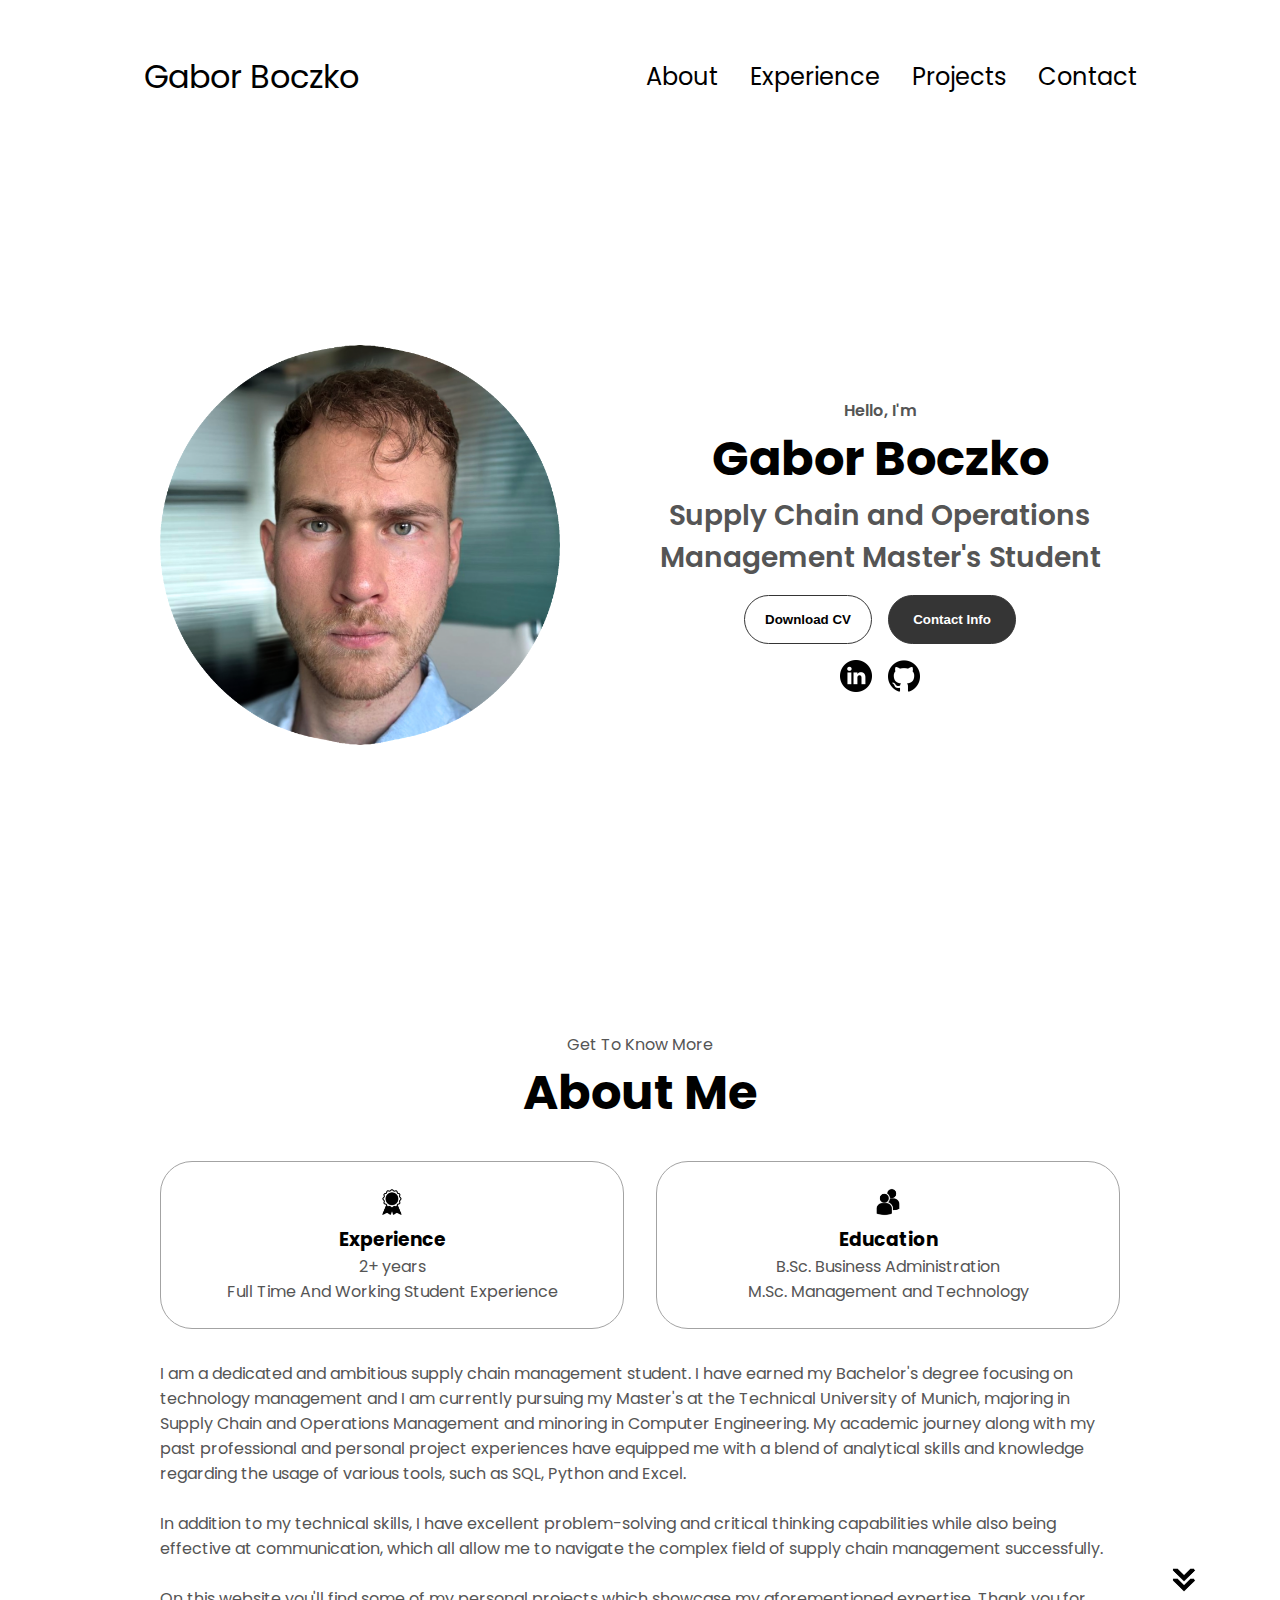
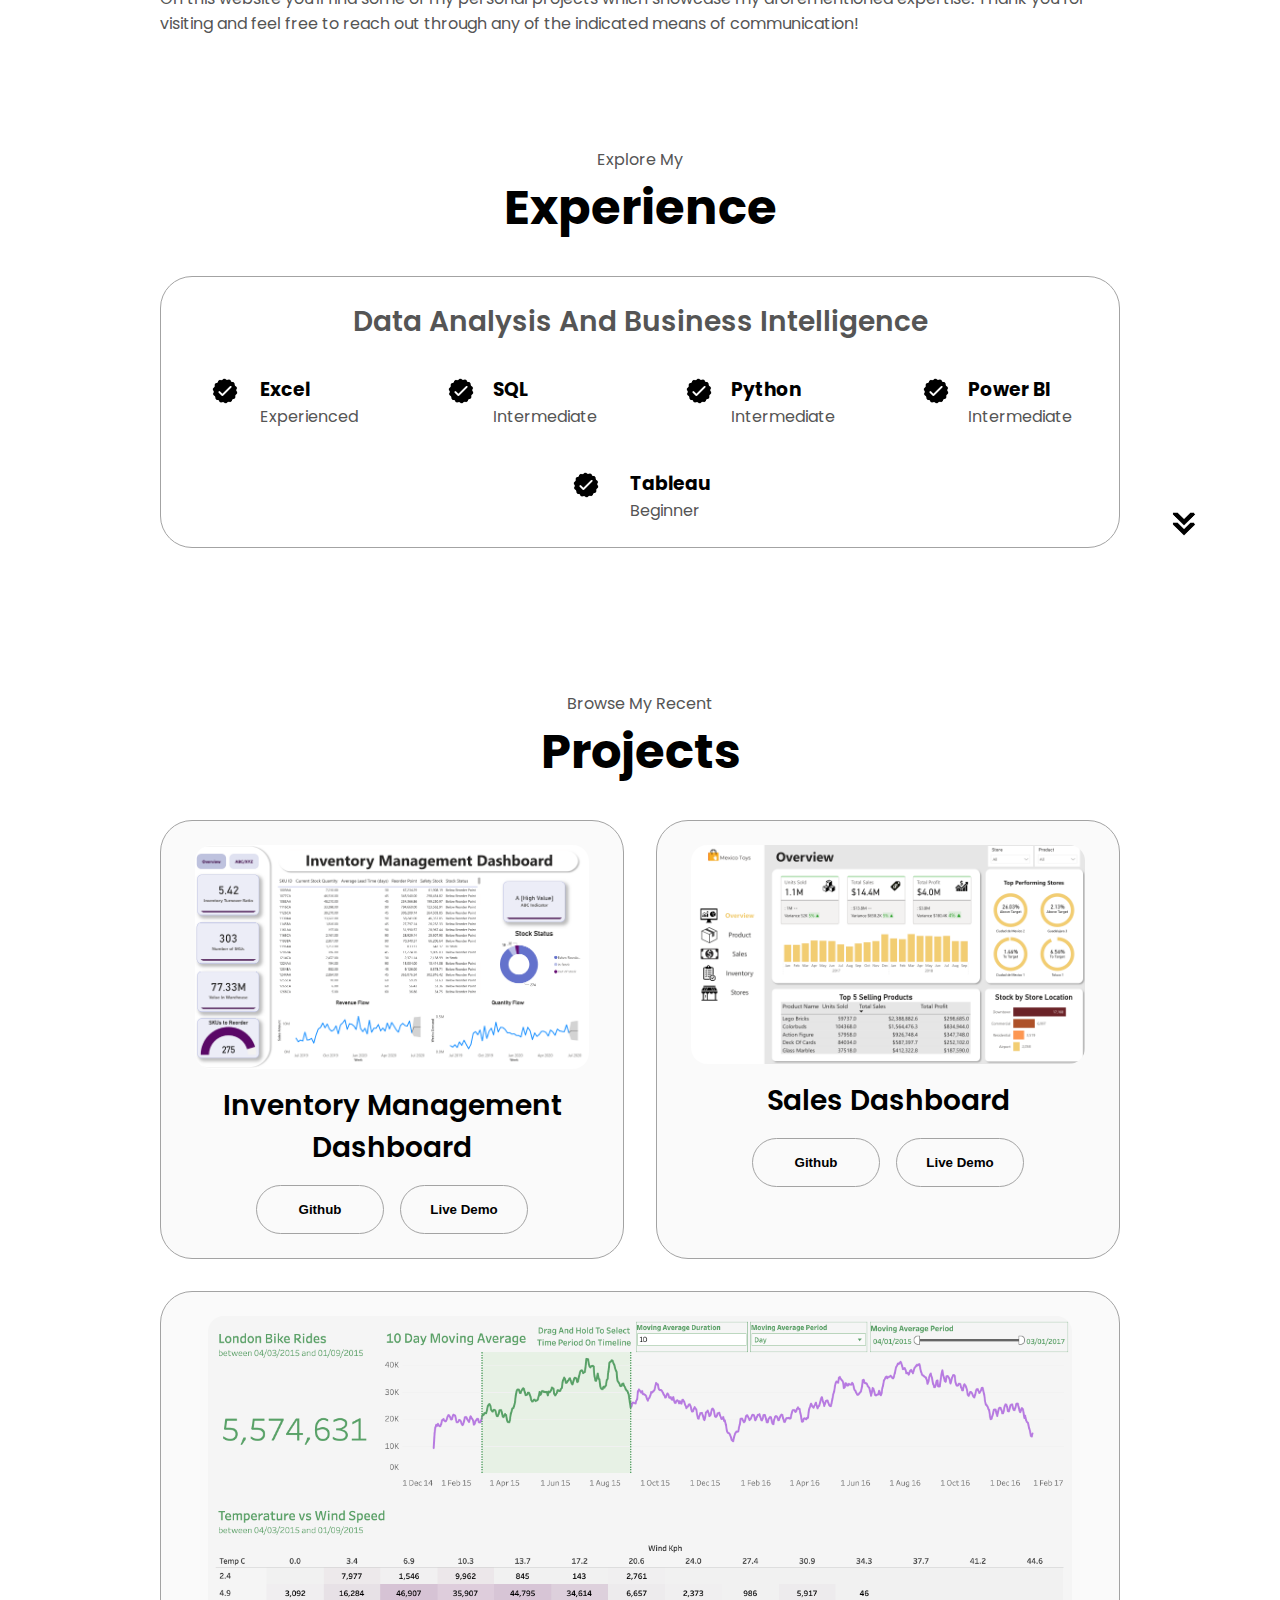
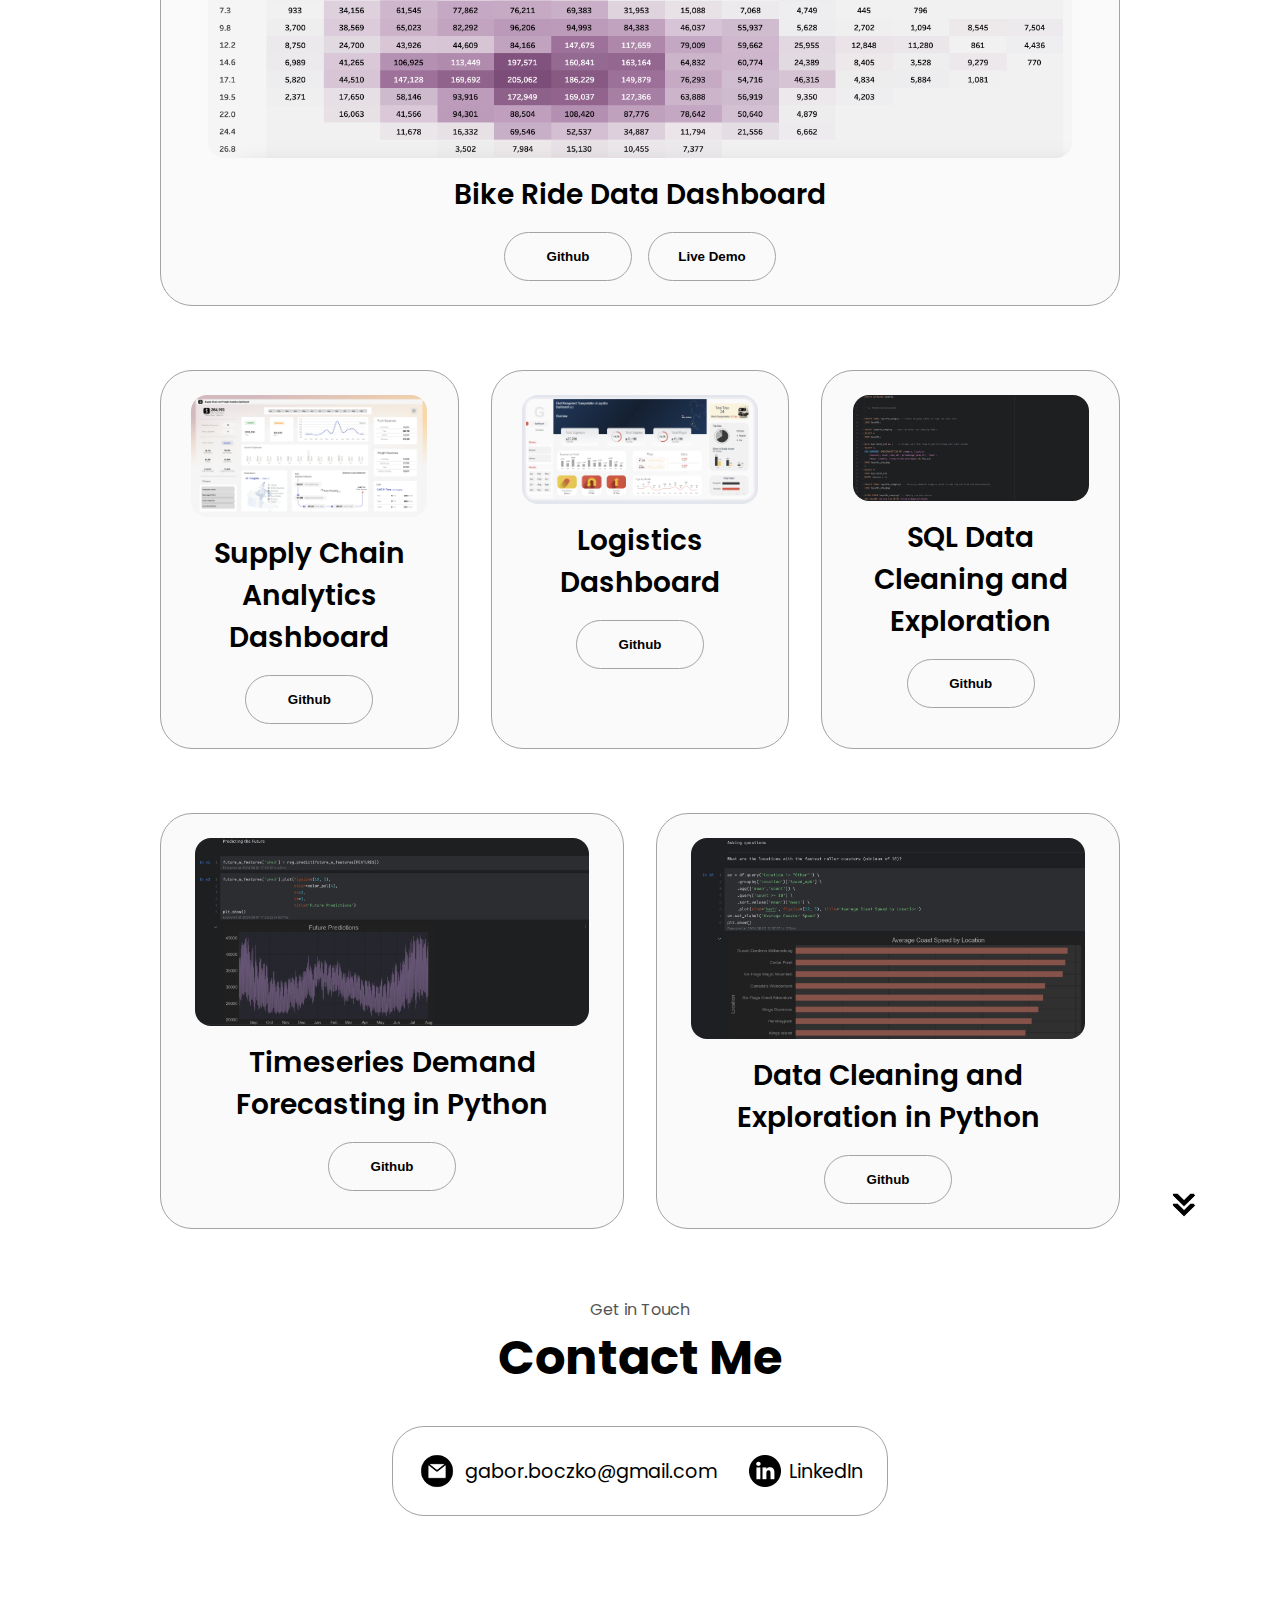
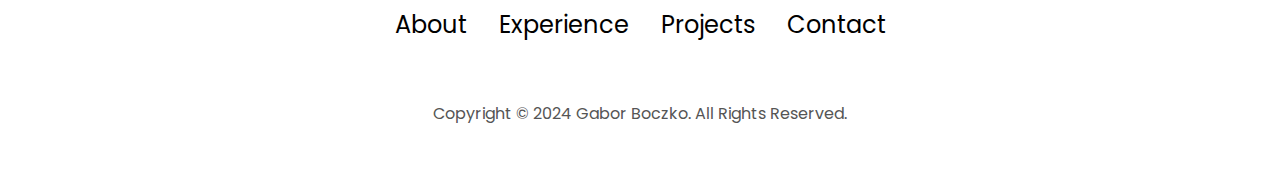
<file: index.html>
<!DOCTYPE html>
<html lang="en">
  <head>
    <meta charset="UTF-8" />
    <meta http-equiv="X-UA-Compatible" content="IE=edge" />
    <meta name="viewport" content="width=device-width, initial-scale=1.0" />
    <title>My Portfolio</title>
    <link rel="stylesheet" href="style.css" />
    <link rel="stylesheet" href="mediaqueries.css" />
  </head>
  <body>
    <nav id="desktop-nav">
      <div class="logo">Gabor Boczko</div>
      <div>
        <ul class="nav-links">
          <li><a href="#about">About</a></li>
          <li><a href="#experience">Experience</a></li>
          <li><a href="#projects">Projects</a></li>
          <li><a href="#contact">Contact</a></li>
        </ul>
      </div>
    </nav>
    <nav id="hamburger-nav">
      <div class="logo">Gabor Boczko</div>
      <div class="hamburger-menu">
        <div class="hamburger-icon" onclick="toggleMenu()">
          <span></span>
          <span></span>
          <span></span>
        </div>
        <div class="menu-links">
          <li><a href="#about" onclick="toggleMenu()">About</a></li>
          <li><a href="#experience" onclick="toggleMenu()">Experience</a></li>
          <li><a href="#projects" onclick="toggleMenu()">Projects</a></li>
          <li><a href="#contact" onclick="toggleMenu()">Contact</a></li>
        </div>
      </div>
    </nav>
    <section id="profile">
      <div class="section__pic-container">
        <img src="./assets/profile-pic.png" alt="Gabor Boczko Profile Picture" />
      </div>
      <div class="section__text">
        <p class="section__text__p1">Hello, I'm</p>
        <h1 class="title">Gabor Boczko</h1>
        <p class="section__text__p2">Supply Chain and Operations Management Master's Student</p>
        <div class="btn-container">
          <button
            class="btn btn-color-2"
            onclick="window.open('./assets/my-resume.pdf')"
          >
            Download CV
          </button>
          <button class="btn btn-color-1" onclick="location.href='#contact'">
            Contact Info
          </button>
        </div>
        <div id="socials-container">
          <img
            src="./assets/linkedin.png"
            alt="My LinkedIn profile"
            class="icon"
            onclick="window.open('https://www.linkedin.com/in/gabor-boczko/')"
          />
          <img
            src="./assets/github.png"
            alt="My Github profile"
            class="icon"
            onclick="window.open('https://github.com/gaborboczko')"
          />
        </div>
      </div>
    </section>
    <section id="about">
      <p class="section__text__p1">Get To Know More</p>
      <h1 class="title">About Me</h1>
      <div class="section-container">
        <div class="about-details-container">
          <div class="about-containers">
            <div class="details-container">
              <img
                src="./assets/experience.png"
                alt="Experience icon"
                class="icon"
              />
              <h3>Experience</h3>
              <p>2+ years <br />Full Time And Working Student Experience</p>
            </div>
            <div class="details-container">
              <img
                src="./assets/education.png"
                alt="Education icon"
                class="icon"
              />
              <h3>Education</h3>
              <p>B.Sc. Business Administration<br />M.Sc. Management and Technology</p>
            </div>
          </div>
          <div class="text-container">
            <p>
              I am a dedicated and ambitious supply chain management student. 
              I have earned my Bachelor's degree focusing on technology management 
              and I am currently pursuing my Master's at the Technical University of Munich, 
              majoring in Supply Chain and Operations Management and minoring in Computer Engineering. 
              My academic journey along with my past professional and personal project experiences 
              have equipped me with a blend of analytical skills and knowledge regarding the usage of 
              various tools, such as SQL, Python and Excel.
              <br />
              <br />
              In addition to my technical skills, I have excellent problem-solving and critical thinking 
              capabilities while also being effective at communication, which all allow me to navigate the complex 
              field of supply chain management successfully.
              <br />
              <br />
              On this website you'll find some of my personal projects which showcase my aforementioned expertise. 
              Thank you for visiting and feel free to reach out through any of the indicated means of communication!
            </p>
          </div>
        </div>
      </div>
      <img
        src="./assets/arrow.png"
        alt="Arrow icon"
        class="icon arrow"
        onclick="location.href='#experience'"
      />
    </section>
    <section id="experience">
      <p class="section__text__p1"><br /><br /><br />Explore My</p>
      <h1 class="title">Experience</h1>
      <div class="experience-details-container">
        <div class="about-containers">
          <div class="details-container">
            <h2 class="experience-sub-title">Data Analysis And Business Intelligence</h2>
            <div class="article-container">
              <article>
                <img
                  src="./assets/checkmark.png"
                  alt="Experience icon"
                  class="icon"
                />
                <div>
                  <h3>Excel</h3>
                  <p>Experienced</p>
                </div>
              </article>
              <article>
                <img
                  src="./assets/checkmark.png"
                  alt="Experience icon"
                  class="icon"
                />
                <div>
                  <h3>SQL</h3>
                  <p>Intermediate</p>
                </div>
              </article>
              <article>
                <img
                  src="./assets/checkmark.png"
                  alt="Experience icon"
                  class="icon"
                />
                <div>
                  <h3>Python</h3>
                  <p>Intermediate</p>
                </div>
              </article>
              <article>
                <img
                  src="./assets/checkmark.png"
                  alt="Experience icon"
                  class="icon"
                />
                <div>
                  <h3>Power BI</h3>
                  <p>Intermediate</p>
                </div>
              </article>
              <article>
                <img
                  src="./assets/checkmark.png"
                  alt="Experience icon"
                  class="icon"
                />
                <div>
                  <h3>Tableau</h3>
                  <p>Beginner</p>
                </div>
              </article>
            </div>
          </div>
        </div>
      </div>
      <img
        src="./assets/arrow.png"
        alt="Arrow icon"
        class="icon arrow"
        onclick="location.href='#projects'"
      />
    </section>
    <section id="projects">
      <p class="section__text__p1"><br /><br /><br />Browse My Recent</p>
      <h1 class="title">Projects</h1>
      <div class="experience-details-container">
        <div class="about-containers">
          <div class="details-container color-container">
            <div class="article-container">
              <img
                src="./assets/project-1.png"
                alt="Inventory Management Dashboard"
                class="project-img"
              />
            </div>
            <h2 class="experience-sub-title project-title">Inventory Management Dashboard</h2>
            <div class="btn-container">
              <button
                class="btn btn-color-2 project-btn"
                onclick="window.open('https://github.com/gaborboczko/inventory_dashboard')"
              >
                Github
              </button>
              <button
                class="btn btn-color-2 project-btn"
                onclick="window.open('./inventory_live.html')"
              >
                Live Demo
              </button>
            </div>
          </div>
          <div class="details-container color-container">
            <div class="article-container">
              <img
                src="./assets/project-2.png"
                alt="Sales Dashboard"
                class="project-img"
              />
            </div>
            <h2 class="experience-sub-title project-title">Sales Dashboard</h2>
            <div class="btn-container">
              <button
                class="btn btn-color-2 project-btn"
                onclick="window.open('https://github.com/gaborboczko/sales_dashboard')"
              >
                Github
              </button>
              <button
                class="btn btn-color-2 project-btn"
                onclick="window.open('./sales_live.html')"
              >
                Live Demo
              </button>
            </div>
          </div>
          <div class="details-container color-container">
            <div class="article-container">
              <img
                src="./assets/project-3.png"
                alt="Bike Ride Data Dashboard"
                class="project-img"
              />
            </div>
            <h2 class="experience-sub-title project-title">Bike Ride Data Dashboard</h2>
            <div class="btn-container">
              <button
                class="btn btn-color-2 project-btn"
                onclick="window.open('https://github.com/gaborboczko/bikes_dashboard')"
              >
                Github
              </button>
              <button
                class="btn btn-color-2 project-btn"
                onclick="window.open('./bikes_live.html')"
              >
                Live Demo
              </button>
            </div>
          </div>
        </div>
      </div>
      <div class="experience-details-container">
        <div class="about-containers">
          <div class="details-container color-container">
            <div class="article-container">
              <img
                src="./assets/project-4.png"
                alt="Supply Chain Analytics Dashboard"
                class="project-img"
              />
            </div>
            <h2 class="experience-sub-title project-title">Supply Chain Analytics Dashboard</h2>
            <div class="btn-container">
              <button
                class="btn btn-color-2 project-btn"
                onclick="window.open('https://github.com/gaborboczko/supply_chain_dashboard')"
              >
                Github
              </button>
            </div>
          </div>
          <div class="details-container color-container">
            <div class="article-container">
              <img
                src="./assets/project-5.png"
                alt="Logistics Dashboard"
                class="project-img"
              />
            </div>
            <h2 class="experience-sub-title project-title">Logistics Dashboard</h2>
            <div class="btn-container">
              <button
                class="btn btn-color-2 project-btn"
                onclick="window.open('https://github.com/gaborboczko/logistics_dashboard')"
              >
                Github
              </button>
            </div>
          </div>
          <div class="details-container color-container">
            <div class="article-container">
              <img
                src="./assets/project-6.png"
                alt="SQL Data Cleaning and Exploration"
                class="project-img"
              />
            </div>
            <h2 class="experience-sub-title project-title">SQL Data Cleaning and Exploration</h2>
            <div class="btn-container">
              <button
                class="btn btn-color-2 project-btn"
                onclick="window.open('https://github.com/gaborboczko/sql_data_cleaning_eda')"
              >
                Github
              </button>
            </div>
          </div>
        </div>
      </div>
      <div class="experience-details-container">
        <div class="about-containers">
          <div class="details-container color-container">
            <div class="article-container">
              <img
                src="./assets/project-7.png"
                alt="Supply Chain Analytics Dashboard"
                class="project-img"
              />
            </div>
            <h2 class="experience-sub-title project-title">Timeseries Demand Forecasting in Python</h2>
            <div class="btn-container">
              <button
                class="btn btn-color-2 project-btn"
                onclick="window.open('https://github.com/gaborboczko/python_predicitve_ml_model')"
              >
                Github
              </button>
            </div>
          </div>
          <div class="details-container color-container">
            <div class="article-container">
              <img
                src="./assets/project-8.png"
                alt="Logistics Dashboard"
                class="project-img"
              />
            </div>
            <h2 class="experience-sub-title project-title">Data Cleaning and Exploration in Python</h2>
            <div class="btn-container">
              <button
                class="btn btn-color-2 project-btn"
                onclick="window.open('https://github.com/gaborboczko/python_data_cleaning_eda')"
              >
                Github
              </button>
            </div>
          </div>
        </div>
      </div>
      <img
        src="./assets/arrow.png"
        alt="Arrow icon"
        class="icon arrow"
        onclick="location.href='#contact'"
      />
    </section>
    <section id="contact">
      <p class="section__text__p1">Get in Touch</p>
      <h1 class="title">Contact Me</h1>
      <div class="contact-info-upper-container">
        <div class="contact-info-container">
          <img
            src="./assets/email.png"
            alt="Email icon"
            class="icon contact-icon email-icon"
          />
          <p><a href="mailto:gabor.boczko@gmail.com">gabor.boczko@gmail.com</a></p>
        </div>
        <div class="contact-info-container">
          <img
            src="./assets/linkedin.png"
            alt="LinkedIn icon"
            class="icon contact-icon"
          />
          <p><a onclick="window.open('https://www.linkedin.com/in/gabor-boczko/')">LinkedIn</a></p>
        </div>
      </div>
    </section>
    <footer>
      <nav>
        <div class="nav-links-container">
          <ul class="nav-links">
            <li><a href="#about">About</a></li>
            <li><a href="#experience">Experience</a></li>
            <li><a href="#projects">Projects</a></li>
            <li><a href="#contact">Contact</a></li>
          </ul>
        </div>
      </nav>
      <p>Copyright &#169; 2024 Gabor Boczko. All Rights Reserved.</p>
    </footer>
    <script src="script.js"></script>
  </body>
</html>
</file>
<file: style.css>
/* GENERAL */

@import url("https://fonts.googleapis.com/css2?family=Poppins:wght@300;400;500;600&display=swap");

* {
  margin: 0;
  padding: 0;
}

body {
  font-family: "Poppins", sans-serif;
}

html {
  scroll-behavior: smooth;
}

p {
  color: rgb(85, 85, 85);
}

/* TRANSITION */

a,
.btn {
  transition: all 300ms ease;
}

/* DESKTOP NAV */

nav,
.nav-links {
  display: flex;
}

nav {
  justify-content: space-around;
  align-items: center;
  height: 17vh;
}

.nav-links {
  gap: 2rem;
  list-style: none;
  font-size: 1.5rem;
}

a {
  color: black;
  text-decoration: none;
  text-decoration-color: white;
}

a:hover {
  color: grey;
  text-decoration: underline;
  text-underline-offset: 1rem;
  text-decoration-color: rgb(181, 181, 181);
}

.logo {
  font-size: 2rem;
}

.logo:hover {
  cursor: default;
}

/* HAMBURGER MENU */

#hamburger-nav {
  display: none;
}

.hamburger-menu {
  position: relative;
  display: inline-block;
}

.hamburger-icon {
  display: flex;
  flex-direction: column;
  justify-content: space-between;
  height: 24px;
  width: 30px;
  cursor: pointer;
}

.hamburger-icon span {
  width: 100%;
  height: 2px;
  background-color: black;
  transition: all 0.3 ease-in-out;
}

.menu-links {
  position: absolute;
  top: 100%;
  right: 0;
  background-color: white;
  width: fit-content;
  max-height: 0;
  overflow: hidden;
  transition: all 0.3 ease-in-out;
}

.menu-links a {
  display: block;
  padding: 10px;
  text-align: center;
  font-size: 1.5rem;
  color: black;
  text-decoration: none;
  transition: all 0.3 ease-in-out;
}

.menu-links li {
  list-style: none;
}

.menu-links.open {
  max-height: 300px;
}

.hamburger-icon.open span:first-child {
  transform: rotate(45deg) translate(10px, 5px);
}

.hamburger-icon.open span:nth-child(2) {
  opacity: 0;
}

.hamburger-icon.open span:last-child {
  transform: rotate(-45deg) translate(10px, -5px);
}

.hamburger-icon span:first-child {
  transform: none;
}

.hamburger-icon span:first-child {
  opacity: 1;
}

.hamburger-icon span:first-child {
  transform: none;
}

/* SECTIONS */

section {
  padding-top: 4vh;
  margin: 0 10rem;
  box-sizing: border-box;
  min-height: fit-content;
}

.section-container {
  display: flex;
}

/* PROFILE SECTION */

#profile {
  display: flex;
  justify-content: center;
  gap: 5rem;
  height: 80vh;
}

.section__pic-container {
  display: flex;
  height: 400px;
  width: 400px;
  margin: auto 0;
}

.section__text {
  align-self: center;
  text-align: center;
}

.section__text p {
  font-weight: 600;
}

.section__text__p1 {
  text-align: center;
}

.section__text__p2 {
  font-size: 1.75rem;
  margin-bottom: 1rem;
}

.title {
  font-size: 3rem;
  text-align: center;
}

#socials-container {
  display: flex;
  justify-content: center;
  margin-top: 1rem;
  gap: 1rem;
}

/* ICONS */

.icon {
  cursor: pointer;
  height: 2rem;
}

/* BUTTONS */

.btn-container {
  display: flex;
  justify-content: center;
  gap: 1rem;
}

.btn {
  font-weight: 600;
  transition: all 300ms ease;
  padding: 1rem;
  width: 8rem;
  border-radius: 2rem;
}

.btn-color-1,
.btn-color-2 {
  border: rgb(53, 53, 53) 0.1rem solid;
}

.btn-color-1:hover,
.btn-color-2:hover {
  cursor: pointer;
}

.btn-color-1,
.btn-color-2:hover {
  background: rgb(53, 53, 53);
  color: white;
}

.btn-color-1:hover {
  background: rgb(0, 0, 0);
}

.btn-color-2 {
  background: none;
}

.btn-color-2:hover {
  border: rgb(255, 255, 255) 0.1rem solid;
}

.btn-container {
  gap: 1rem;
}

/* ABOUT SECTION */

#about {
  position: relative;
}

.about-containers {
  gap: 2rem;
  margin-bottom: 2rem;
  margin-top: 2rem;
}

.about-details-container {
  justify-content: center;
  flex-direction: column;
}

.about-containers,
.about-details-container {
  display: flex;
}

.about-pic {
  border-radius: 2rem;
}

.arrow {
  position: absolute;
  right: -5rem;
  bottom: 2.5rem;
}

.details-container {
  padding: 1.5rem;
  flex: 1;
  background: white;
  border-radius: 2rem;
  border: rgb(53, 53, 53) 0.1rem solid;
  border-color: rgb(163, 163, 163);
  text-align: center;
}

.section-container {
  gap: 4rem;
  height: 80%;
}

.section__pic-container {
  height: 400px;
  width: 400px;
  margin: auto 0;
}

/* EXPERIENCE SECTION */

#experience {
  position: relative;
}

.experience-sub-title {
  color: rgb(85, 85, 85);
  font-weight: 600;
  font-size: 1.75rem;
  margin-bottom: 2rem;
}

.experience-details-container {
  display: flex;
  justify-content: center;
  flex-direction: column;
}

.article-container {
  display: flex;
  text-align: initial;
  flex-wrap: wrap;
  flex-direction: row;
  gap: 2.5rem;
  justify-content: space-around;
}

article {
  display: flex;
  width: 10rem;
  justify-content: space-around;
  gap: 0.5rem;
}

article .icon {
  cursor: default;
}

/* PROJECTS SECTION */

#projects {
  position: relative;
}

.color-container {
  border-color: rgb(163, 163, 163);
  background: rgb(250, 250, 250);
}

.project-img {
  border-radius: 1rem;
  width: 95%;
  height: 95%;
}

.project-title {
  margin: 1rem;
  color: black;
}

.project-btn {
  color: black;
  border-color: rgb(163, 163, 163);
}

/* CONTACT */

#contact {
  display: flex;
  justify-content: center;
  flex-direction: column;
  height: 70vh;
}

.contact-info-upper-container {
  display: flex;
  justify-content: center;
  border-radius: 2rem;
  border: rgb(53, 53, 53) 0.1rem solid;
  border-color: rgb(163, 163, 163);
  background: (250, 250, 250);
  margin: 2rem auto;
  padding: 0.5rem;
}

.contact-info-container {
  display: flex;
  align-items: center;
  justify-content: center;
  gap: 0.5rem;
  margin: 1rem;
}

.contact-info-container p {
  font-size: larger;
}

.contact-icon {
  cursor: default;
}

.email-icon {
  height: 2.5rem;
}

/* FOOTER SECTION */

footer {
  height: 26vh;
  margin: 0 1rem;
}

footer p {
  text-align: center;
}
</file>
<file: mediaqueries.css>
@media screen and (max-width: 1400px) {
  #profile {
    height: 83vh;
    margin-bottom: 6rem;
  }
  .about-containers {
    flex-wrap: wrap;
  }
  #contact,
  #projects {
    height: fit-content;
  }
}

@media screen and (max-width: 1200px) {
  #desktop-nav {
    display: none;
  }
  #hamburger-nav {
    display: flex;
  }
  #experience,
  .experience-details-container {
    margin-top: 2rem;
  }
  #profile,
  .section-container {
    display: block;
  }
  .arrow {
    display: none;
  }
  section,
  .section-container {
    height: fit-content;
  }
  section {
    margin: 0 5%;
  }
  .section__pic-container {
    width: 275px;
    height: 275px;
    margin: 0 auto 2rem;
  }
  .about-containers {
    margin-top: 0;
  }
}

@media screen and (max-width: 600px) {
  #contact,
  footer {
    height: 40vh;
  }
  #profile {
    height: 83vh;
    margin-bottom: 0;
  }
  article {
    font-size: 1rem;
  }
  footer nav {
    height: fit-content;
    margin-bottom: 2rem;
  }
  .about-containers,
  .contact-info-upper-container,
  .btn-container {
    flex-wrap: wrap;
  }
  .contact-info-container {
    margin: 0;
  }
  .contact-info-container p,
  .nav-links li a {
    font-size: 1rem;
  }
  .experience-sub-title {
    font-size: 1.25rem;
  }
  .logo {
    font-size: 1.5rem;
  }
  .nav-links {
    flex-direction: column;
    gap: 0.5rem;
    text-align: center;
  }
  .section__pic-container {
    width: auto;
    height: 46vw;
    justify-content: center;
  }
  .section__text__p2 {
    font-size: 1.25rem;
  }
  .title {
    font-size: 2rem;
  }
  .text-container {
    text-align: justify;
  }
}
</file>
